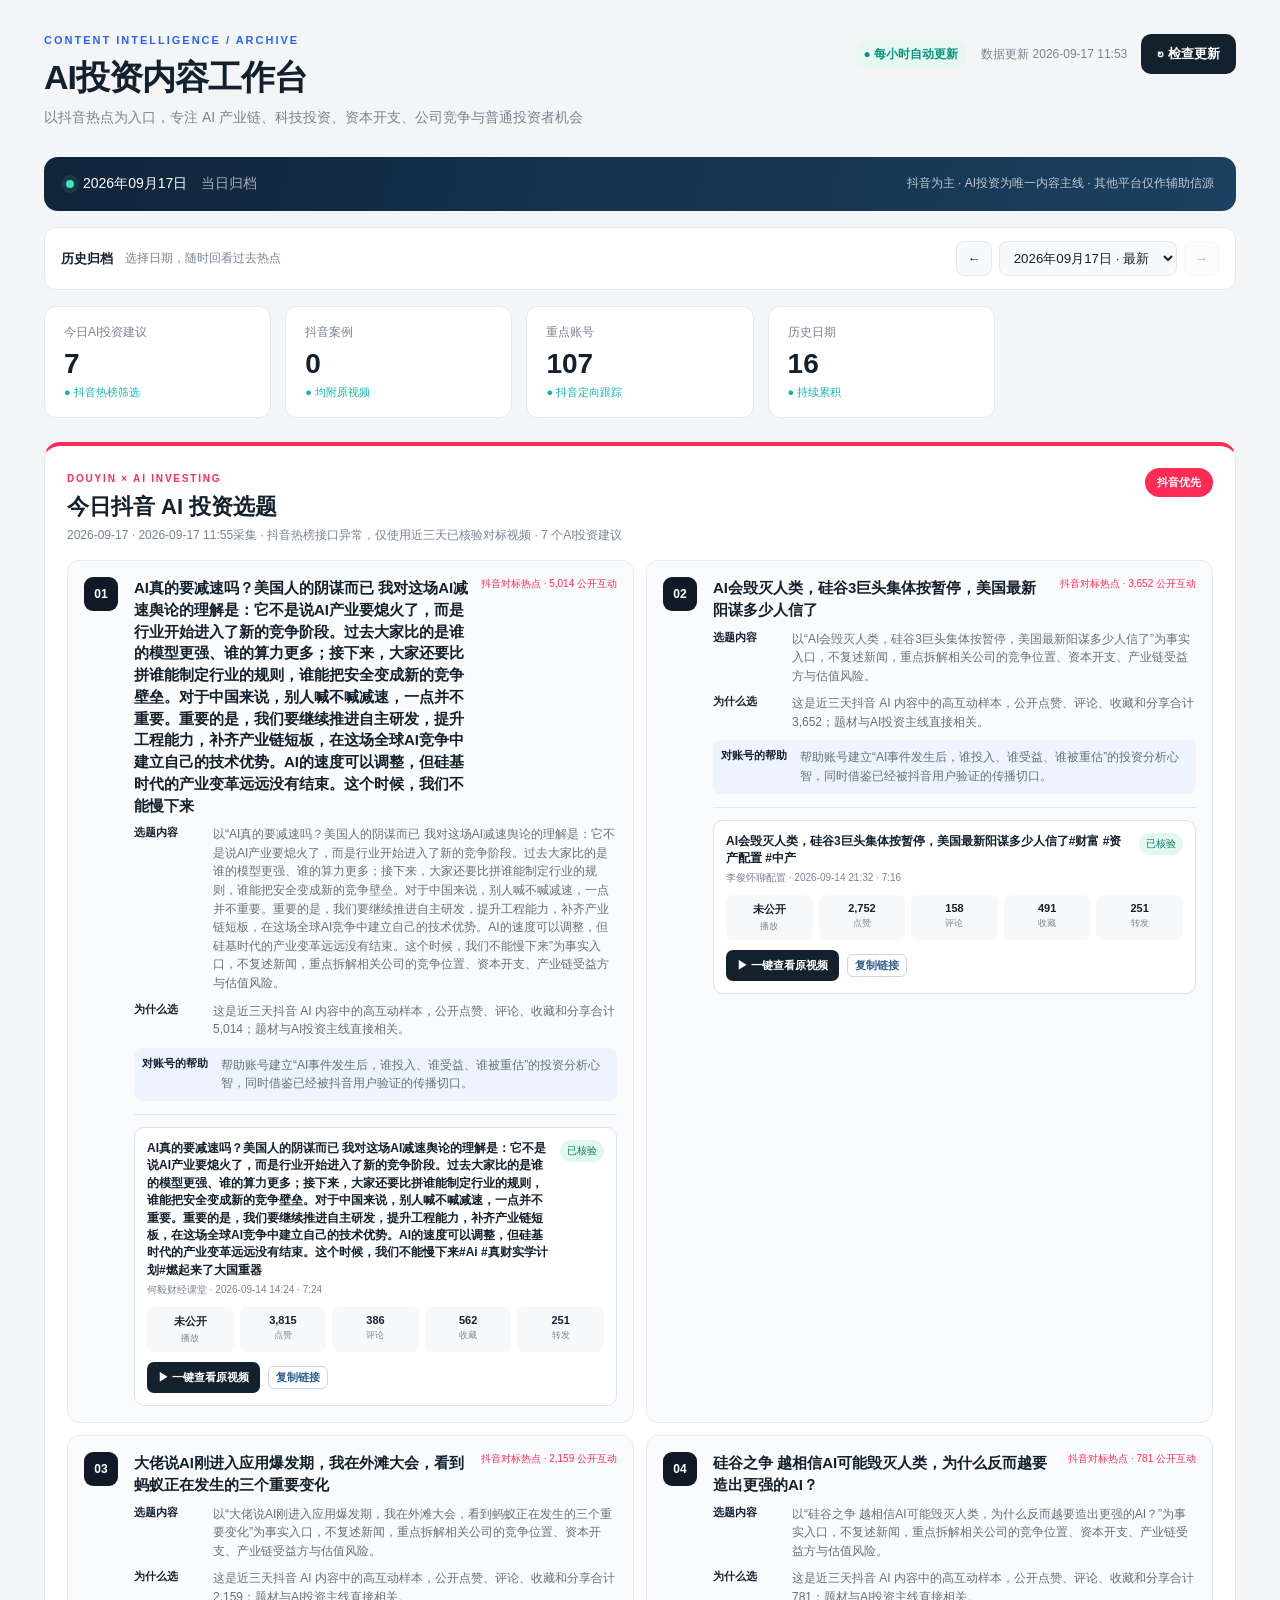
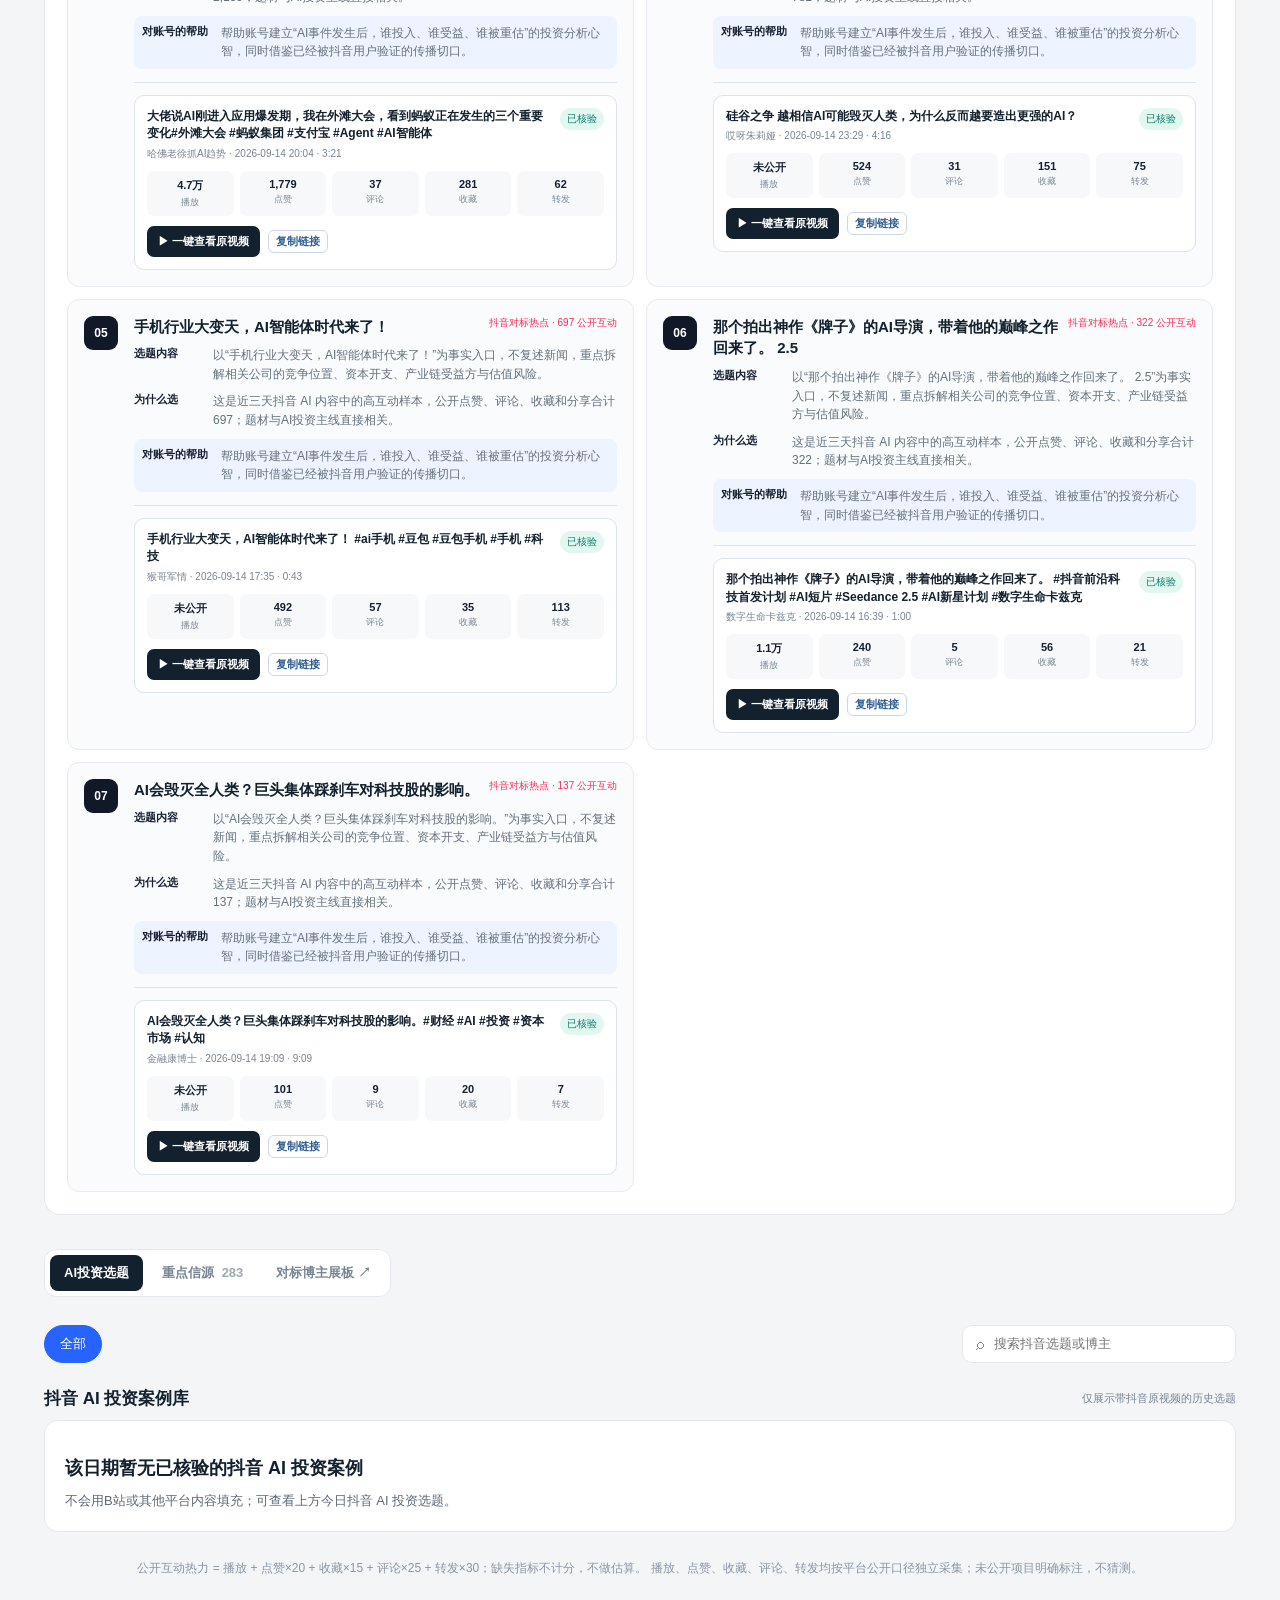
<file: index.html>
<!doctype html>
<html lang="zh-CN">
<head>
  <meta charset="UTF-8" />
  <meta name="viewport" content="width=device-width, initial-scale=1.0" />
  <meta name="description" content="面向AI投资博主的抖音热点选题、产业研究与爆款视频工作台" />
  <title>AI投资内容工作台</title>
  <link rel="stylesheet" href="styles.css" />
  <link rel="stylesheet" href="rank.css" />
  <link rel="stylesheet" href="copy-links.css" />
  <link rel="stylesheet" href="creators.css" />
  <link rel="stylesheet" href="categories.css" />
  <link rel="stylesheet" href="douyin-radar.css" />
  <link rel="stylesheet" href="ai-investment.css" />
  <link rel="stylesheet" href="radar-video.css" />
</head>
<body>
  <main class="shell">
    <header class="topbar">
      <div>
        <div class="eyebrow">CONTENT INTELLIGENCE / ARCHIVE</div>
        <h1>AI投资内容工作台</h1>
        <p class="subtitle">以抖音热点为入口，专注 AI 产业链、科技投资、资本开支、公司竞争与普通投资者机会</p>
      </div>
      <div class="top-actions"><span class="hourly">● 每小时自动更新</span><span id="updateTime"></span><button id="refreshBtn">↻ 检查更新</button></div>
    </header>

    <section class="hero">
      <div><span class="live-dot"></span><span id="dateLabel"></span><span class="muted">　当日归档</span></div>
      <div class="hero-note">抖音为主 · AI投资为唯一内容主线 · 其他平台仅作辅助信源</div>
    </section>

    <section class="date-strip">
      <div class="date-copy"><strong>历史归档</strong><span>选择日期，随时回看过去热点</span></div>
      <div class="date-controls">
        <button id="prevDate" aria-label="查看前一天">←</button>
        <select id="dateSelect" aria-label="选择热点日期"></select>
        <button id="nextDate" aria-label="查看后一天">→</button>
      </div>
    </section>

    <section class="stats" id="stats"></section>

    <section class="douyin-radar" id="douyinRadar">
      <div class="douyin-radar-head">
        <div><span class="douyin-kicker">DOUYIN × AI INVESTING</span><h2>今日抖音 AI 投资选题</h2><p id="douyinRadarMeta">只保留能转化为 AI 产业与投资判断的抖音热点</p></div>
        <span class="douyin-primary">抖音优先</span>
      </div>
      <div class="douyin-topic-list" id="douyinTopicList"></div>
    </section>

    <nav class="view-switch" aria-label="内容视图">
      <button class="view-btn active" type="button" data-view="topics">AI投资选题</button>
      <button class="view-btn" type="button" data-view="creators">重点信源 <span id="creatorCount">282</span></button>
      <a class="view-link" href="benchmark-dashboard.html">对标博主展板 ↗</a>
    </nav>

    <section class="toolbar" id="topicToolbar">
      <div class="tabs" id="tabs"></div>
      <label class="search"><span>⌕</span><input id="search" placeholder="搜索抖音选题或博主" /></label>
    </section>

    <div class="douyin-library-title" id="douyinLibraryTitle"><strong>抖音 AI 投资案例库</strong><span>仅展示带抖音原视频的历史选题</span></div>

    <section class="grid" id="topicGrid"></section>

    <section class="creator-panel" id="creatorPanel" hidden>
      <div class="creator-intro">
        <div><span class="creator-kicker">定向观察池</span><h2>重点博主、播客与访谈</h2><p id="creatorSummary">优先扫描国内重点账号，并追踪华尔街与硅谷的AI对话。</p></div>
        <label class="search creator-search"><span>⌕</span><input id="creatorSearch" placeholder="搜索博主、播客或访谈" /></label>
      </div>
      <div class="creator-tabs" id="creatorTabs"></div>
      <div class="creator-grid" id="creatorGrid"></div>
    </section>
    <footer>播放、点赞、收藏、评论、转发均按平台公开口径独立采集；平台未公开的项目会明确标注“待核验”。</footer>
  </main>

  <div id="copyToast" class="copy-toast" role="status" aria-live="polite" aria-atomic="true" hidden></div>

  <div class="analysis-modal" id="analysisModal" hidden>
    <div class="analysis-backdrop" data-close-analysis></div>
    <section class="analysis-panel" role="dialog" aria-modal="true" aria-labelledby="analysisTitle">
      <header class="analysis-head">
        <div><span class="analysis-kicker">爆款拆解与口播生成</span><h2 id="analysisTitle">文案分析工作台</h2></div>
        <button class="icon-btn" data-close-analysis aria-label="关闭分析面板">×</button>
      </header>
      <div class="analysis-controls">
        <label>目标受众<select id="audienceSelect"></select></label>
        <label>口播字数<select id="durationSelect"><option value="1400" selected>1400字以内</option><option value="1600">1401–1600字</option><option value="1800">1601–1800字</option></select></label>
        <label class="opinion-field">补充个人观点（可选）<textarea id="opinionInput" rows="2" placeholder="例如：我认为真正的机会不在上游，而在能替客户交付结果的应用端"></textarea></label>
        <button class="generate-btn" id="generateBtn">重新分析并生成</button>
      </div>
      <div class="analysis-basis" id="analysisBasis"></div>
      <div class="analysis-output" id="analysisOutput"></div>
      <footer class="analysis-actions"><button id="copyScript">复制口播稿</button><button id="downloadScript">下载 TXT</button><a id="analysisSource" target="_blank" rel="noopener">查看原视频 ↗</a></footer>
    </section>
  </div>
  <script src="data.js"></script>
  <script src="douyin-hot-topics.js"></script>
  <script src="creator-data.js"></script>
  <script src="benchmark-data.js"></script>
  <script src="app.js"></script>
</body>
</html>
</file>
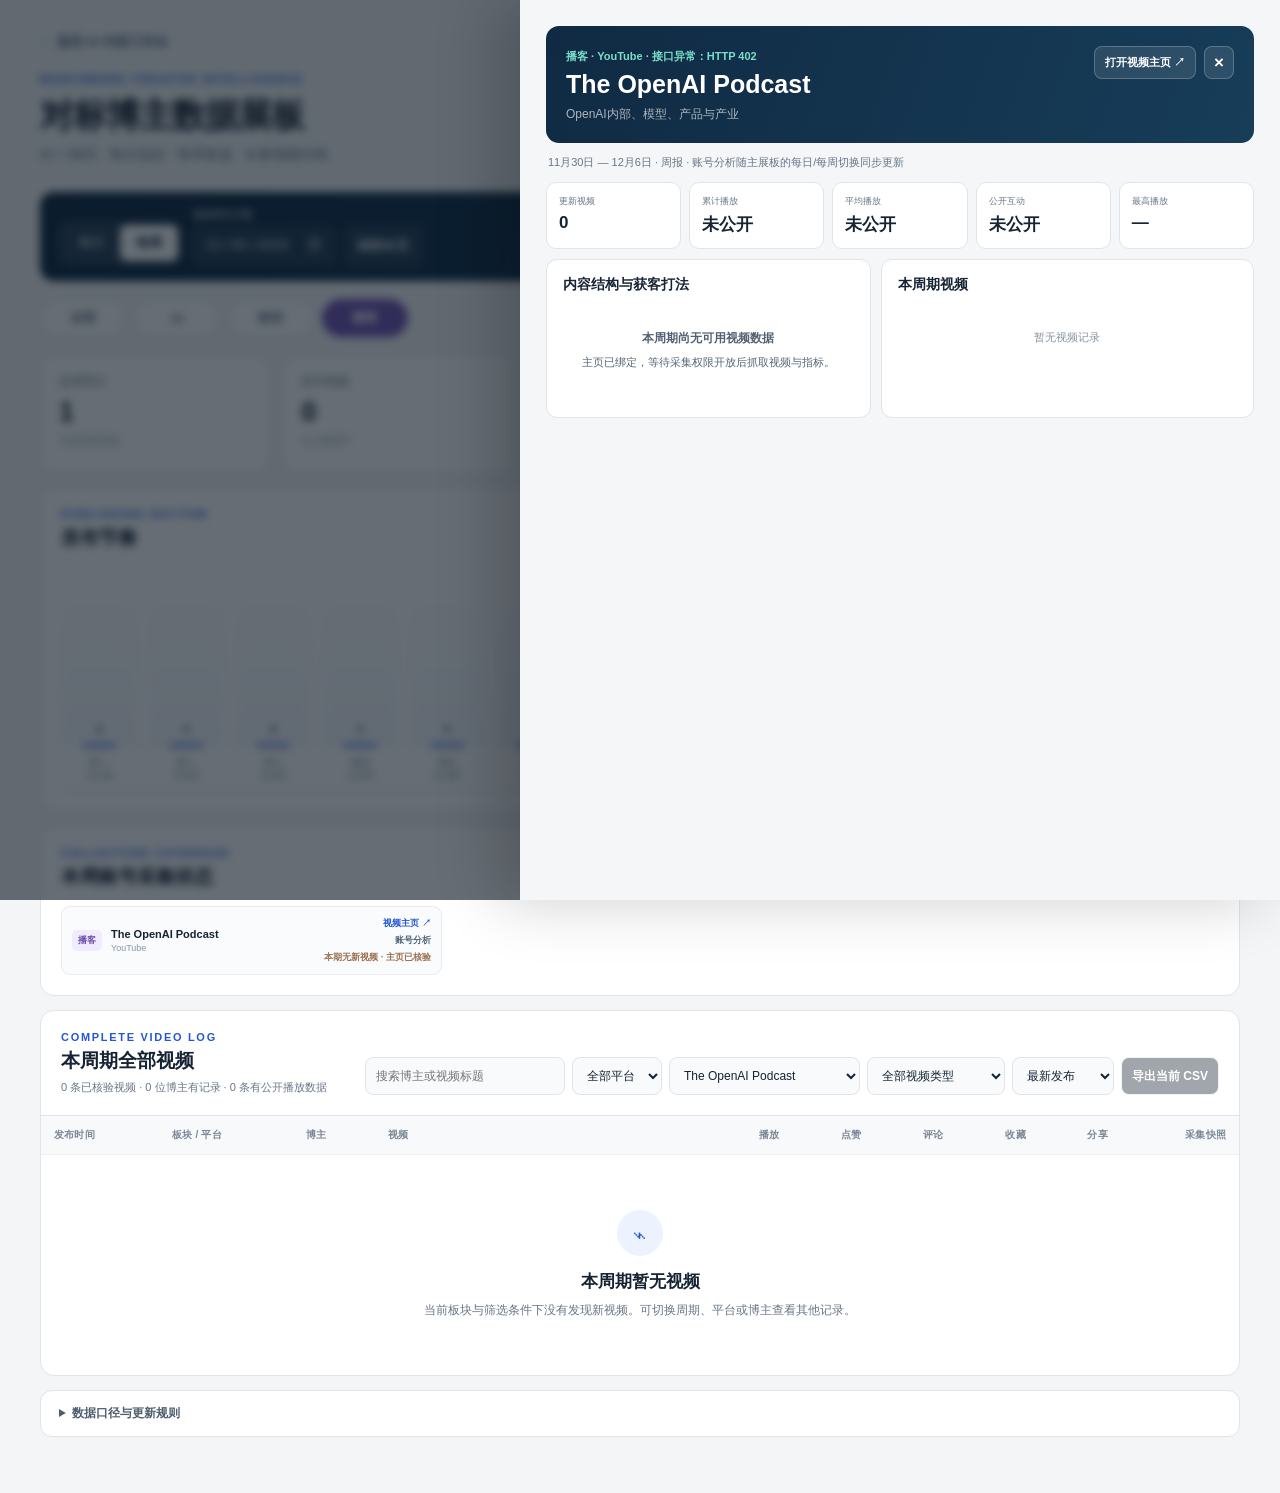
<file: benchmark-dashboard.html>
<!doctype html>
<html lang="zh-CN">
<head>
  <meta charset="UTF-8" />
  <meta name="viewport" content="width=device-width, initial-scale=1.0" />
  <meta name="description" content="AI与财经对标博主每日、每周视频数据监测展板" />
  <title>对标博主数据展板</title>
  <link rel="stylesheet" href="benchmark-dashboard.css" />
</head>
<body>
  <main class="dashboard-shell">
    <header class="dashboard-header">
      <div>
        <a class="back-link" href="index.html">← 返回 AI 内容工作台</a>
        <p class="eyebrow">BENCHMARK CREATOR INTELLIGENCE</p>
        <h1>对标博主数据展板</h1>
        <p class="subtitle">AI × 财经 · 每日追踪 · 每周复盘 · 全量视频归档</p>
      </div>
      <div class="status-card" id="dataStatus" role="status" aria-live="polite"></div>
    </header>

    <section class="control-deck" aria-label="展板筛选">
      <div class="control-primary">
        <div class="segmented" id="periodSwitch" aria-label="统计周期">
          <button type="button" data-period="day">每日</button>
          <button type="button" data-period="week" class="active">每周</button>
        </div>
        <label class="date-field"><span id="dateFieldLabel">选择周内日期</span><input id="anchorDate" type="date" /></label>
        <button class="ghost-button" id="goToday" type="button">回到今天</button>
      </div>
      <div class="period-copy">
        <strong id="periodLabel">—</strong>
        <span id="periodHint">周一至周日，以北京时间统计</span>
      </div>
    </section>

    <nav class="section-tabs" id="sectionTabs" aria-label="名单板块">
      <button type="button" data-section="全部" class="active">全部</button>
      <button type="button" data-section="AI">AI</button>
      <button type="button" data-section="财经">财经</button>
      <button type="button" data-section="播客">播客</button>
    </nav>

    <section class="kpi-grid" id="kpiGrid" aria-label="核心数据"></section>

    <section class="analysis-grid">
      <article class="panel trend-panel">
        <header class="panel-head">
          <div><p class="panel-kicker">PUBLISHING RHYTHM</p><h2>发布节奏</h2></div>
          <span class="panel-note">按北京时间</span>
        </header>
        <div id="dailyTrend" class="bar-chart"></div>
      </article>
      <article class="panel rank-panel">
        <header class="panel-head">
          <div><p class="panel-kicker">CREATOR COMPARISON</p><h2>博主表现对比</h2></div>
          <span class="panel-note">按播放量排序</span>
        </header>
        <div id="creatorRanking" class="rank-list"></div>
      </article>
    </section>

    <section class="panel coverage-panel">
      <header class="panel-head">
        <div><p class="panel-kicker">COLLECTION COVERAGE</p><h2>本周账号采集状态</h2></div>
        <span class="panel-note" id="coverageSummary">—</span>
      </header>
      <div id="coverageList" class="coverage-list"></div>
    </section>

    <section class="panel records-panel">
      <header class="records-head">
        <div>
          <p class="panel-kicker">COMPLETE VIDEO LOG</p>
          <h2>本周期全部视频</h2>
          <p id="recordSummary" class="records-summary">—</p>
        </div>
        <div class="record-actions">
          <label><span class="sr-only">搜索视频</span><input id="videoSearch" type="search" placeholder="搜索博主或视频标题" /></label>
          <label><span class="sr-only">选择平台</span><select id="platformFilter"><option value="全部">全部平台</option></select></label>
          <label><span class="sr-only">选择博主</span><select id="creatorFilter"><option value="全部">全部博主</option></select></label>
          <label><span class="sr-only">选择视频类型</span><select id="typeFilter"><option value="全部">全部视频类型</option></select></label>
          <select id="sortBy" aria-label="排序方式">
            <option value="published-desc">最新发布</option>
            <option value="views-desc">播放量最高</option>
            <option value="engagement-desc">互动量最高</option>
          </select>
          <button id="exportCsv" class="export-button" type="button">导出当前 CSV</button>
        </div>
      </header>
      <div class="table-wrap">
        <table>
          <thead><tr><th>发布时间</th><th>板块 / 平台</th><th>博主</th><th class="title-col">视频</th><th>播放</th><th>点赞</th><th>评论</th><th>收藏</th><th>分享</th><th>采集快照</th></tr></thead>
          <tbody id="videoRows"></tbody>
        </table>
        <div id="emptyState" class="empty-state" hidden>
          <div class="empty-mark">⌁</div>
          <h3 id="emptyTitle">名单尚未导入</h3>
          <p id="emptyCopy">把对标博主名单发给我后，这里会按 AI 与财经两个板块，显示他们在所选周期发布的全部视频、原链接和公开数据快照。</p>
        </div>
      </div>
    </section>

    <details class="methodology">
      <summary>数据口径与更新规则</summary>
      <div class="method-grid">
        <p><strong>时间口径</strong><span>每日按北京时间自然日；每周为周一 00:00 至周日 23:59。</span></p>
        <p><strong>收录口径</strong><span>只收录名单内博主的公开新视频，以平台视频 ID 或标准化链接去重。</span></p>
        <p><strong>指标口径</strong><span>播放、点赞、评论、收藏、分享按平台公开值记录；未公开项显示“未公开”，不推测、不补零。</span></p>
        <p><strong>快照口径</strong><span>每次采集保留时间戳与历史指标，周报优先展示周期结束后的最新有效快照。</span></p>
      </div>
    </details>
  </main>
  <div id="toast" class="toast" role="status" aria-live="polite" hidden></div>
  <div id="creatorAnalysisModal" class="creator-modal" hidden>
    <div class="creator-modal-backdrop" data-close-creator></div>
    <section class="creator-modal-panel" role="dialog" aria-modal="true" aria-labelledby="creatorAnalysisName">
      <header class="creator-modal-head">
        <div>
          <span class="creator-modal-kicker" id="creatorAnalysisMeta">账号分析</span>
          <h2 id="creatorAnalysisName">—</h2>
          <p id="creatorAnalysisFocus"></p>
        </div>
        <div class="creator-modal-actions">
          <a id="creatorProfileLink" target="_blank" rel="noopener">打开视频主页 ↗</a>
          <button type="button" data-close-creator aria-label="关闭账号分析">×</button>
        </div>
      </header>
      <div class="creator-period-note" id="creatorPeriodNote"></div>
      <div class="creator-kpis" id="creatorKpis"></div>
      <div class="creator-analysis-grid">
        <article><h3>内容结构与获客打法</h3><div id="creatorContentAnalysis"></div></article>
        <article><h3>本周期视频</h3><div id="creatorVideoList"></div></article>
      </div>
    </section>
  </div>
  <script src="benchmark-data.js"></script>
  <script src="benchmark-dashboard.js"></script>
</body>
</html>
</file>
<file: styles.css>
:root{--bg:#f3f5f7;--ink:#13202d;--muted:#788493;--line:#e5e9ee;--card:#fff;--blue:#2764ff;--cyan:#11b8aa;--orange:#ef8b45;--shadow:0 12px 32px rgba(24,43,66,.08)}
*{box-sizing:border-box}body{margin:0;background:var(--bg);color:var(--ink);font-family:Inter,"PingFang SC","Microsoft YaHei",sans-serif}.shell{max-width:1460px;margin:auto;padding:34px 44px 54px}.topbar{display:flex;justify-content:space-between;gap:28px;align-items:flex-start}.eyebrow{font-size:11px;letter-spacing:2px;color:var(--blue);font-weight:800}.topbar h1{font-size:34px;letter-spacing:-1px;margin:9px 0 8px}.subtitle{margin:0;color:var(--muted);font-size:14px}.top-actions{display:flex;align-items:center;gap:14px;color:var(--muted);font-size:12px}.top-actions button{border:0;background:var(--ink);color:#fff;padding:11px 16px;border-radius:10px;cursor:pointer;font-weight:700}.hero{margin-top:30px;background:linear-gradient(105deg,#10243a,#1b4160);color:#fff;padding:18px 22px;border-radius:14px;display:flex;justify-content:space-between;font-size:14px}.live-dot{display:inline-block;width:8px;height:8px;border-radius:50%;background:#48e0b7;margin-right:9px;box-shadow:0 0 0 5px rgba(72,224,183,.11)}.muted{opacity:.62}.hero-note{font-size:12px;opacity:.72}.date-strip{margin:16px 0;display:flex;align-items:center;justify-content:space-between;background:#fff;border:1px solid var(--line);border-radius:12px;padding:13px 16px}.date-copy{display:flex;align-items:center;gap:12px}.date-copy strong{font-size:13px}.date-copy span{font-size:12px;color:var(--muted)}.date-controls{display:flex;gap:7px}.date-controls button,.date-controls select{border:1px solid var(--line);background:#f8f9fb;border-radius:8px;padding:8px 10px;color:var(--ink)}.date-controls button{cursor:pointer}.date-controls button:disabled{opacity:.35;cursor:not-allowed}.stats{display:grid;grid-template-columns:repeat(4,1fr);gap:14px;margin:16px 0}.stat{background:var(--card);border:1px solid var(--line);border-radius:12px;padding:17px 19px}.stat-label{color:var(--muted);font-size:12px}.stat-value{font-size:28px;font-weight:800;margin-top:7px}.stat-trend{font-size:11px;color:var(--cyan);margin-top:5px}.toolbar{display:flex;justify-content:space-between;align-items:center;margin:28px 0 18px}.tabs{display:flex;gap:8px;flex-wrap:wrap}.tab{border:1px solid var(--line);background:#fff;color:var(--muted);padding:9px 15px;border-radius:999px;cursor:pointer;font-size:13px}.tab.active{background:var(--blue);border-color:var(--blue);color:#fff}.search{background:#fff;border:1px solid var(--line);border-radius:10px;padding:9px 13px;display:flex;gap:8px;align-items:center;color:var(--muted)}.search input{border:0;outline:0;width:230px;font-size:13px}.grid{display:grid;grid-template-columns:repeat(2,1fr);gap:16px}.card{background:var(--card);border:1px solid var(--line);border-radius:14px;padding:20px;display:flex;flex-direction:column;transition:.2s}.card:hover{transform:translateY(-2px);box-shadow:var(--shadow)}.card-head{display:flex;justify-content:space-between;align-items:center}.tag{font-size:11px;font-weight:800;padding:5px 8px;border-radius:6px}.tag.财经{background:#fff0e8;color:#c86526}.tag.科技{background:#e9f0ff;color:#3262d8}.tag.社会{background:#e7f8f3;color:#118b79}.tag.国际时政{background:#f1eaff;color:#7251b2}.score{font-size:12px;color:var(--orange);font-weight:800}.card h2{font-size:18px;line-height:1.4;margin:15px 0 9px}.hook{font-size:13px;line-height:1.65;color:#5d6977;margin:0}.meta{display:flex;gap:7px;flex-wrap:wrap;margin-top:15px}.pill{font-size:11px;color:#647180;background:#f5f7f9;border-radius:5px;padding:5px 7px;text-decoration:none}.pill.warn{color:#a56b21;background:#fff7e8}.pill.ok{color:#0f866f;background:#e8f7f2}.pill.source{color:#315fd0;background:#edf2ff}.videos{display:grid;gap:8px;border-top:1px solid var(--line);margin-top:15px;padding-top:13px}.video{display:grid;grid-template-columns:34px 1fr auto;align-items:center;gap:10px;padding:10px;border-radius:10px;background:#f7f9fb;text-decoration:none;color:var(--ink);border:1px solid transparent}.video:hover{border-color:#ccdafd;background:#f1f5ff}.play{width:30px;height:30px;display:grid;place-items:center;background:var(--blue);color:#fff;border-radius:50%;font-size:10px}.video-main strong{display:block;font-size:12px;line-height:1.4}.video-main span{display:block;color:var(--muted);font-size:10px;margin-top:4px}.video-metric{text-align:right}.video-metric b{display:block;font-size:13px}.video-metric span{display:block;font-size:9px;color:var(--muted);margin-top:3px}.empty-video{border-top:1px solid var(--line);margin-top:15px;padding-top:12px;color:#a0a8b2;font-size:11px}.card.empty{grid-column:1/-1}footer{color:#8b96a2;font-size:12px;margin-top:28px;text-align:center}@media(max-width:900px){.shell{padding:26px 20px}.grid{grid-template-columns:1fr}.stats{grid-template-columns:repeat(2,1fr)}}@media(max-width:620px){.topbar,.hero,.toolbar,.date-strip{display:block}.top-actions{margin-top:18px}.hero-note,.date-controls{margin-top:10px}.date-controls{display:grid;grid-template-columns:auto 1fr auto}.stats{gap:8px}.stat{padding:14px}.stat-value{font-size:23px}.search{margin-top:14px}.search input{width:100%}.video{grid-template-columns:30px 1fr}.video-metric{grid-column:2;text-align:left;display:flex;gap:6px;align-items:center}}
</file>
<file: rank.css>
.card-head{gap:12px}
.head-left{display:flex;align-items:center;gap:7px;flex-wrap:wrap}
.rank{font-size:10px;font-weight:800;padding:5px 7px;border-radius:6px;background:#edf0f4;color:#596574}
.rank-1{background:#fff1d5;color:#a86700}
.rank-2{background:#edf1f6;color:#596576}
.rank-3{background:#fff0e8;color:#ac6237}
.ai-focus{font-size:10px;font-weight:900;padding:5px 7px;border-radius:6px;background:#111d32;color:#7ee7ff;letter-spacing:.3px}
.hourly{color:#0b947b;font-weight:800;background:#e7f8f3;padding:6px 9px;border-radius:999px;white-space:nowrap}
.video{grid-template-columns:minmax(220px,1.25fr) minmax(300px,1fr) auto}
.video-lead{display:grid;grid-template-columns:34px 1fr;align-items:center;gap:10px;min-width:0}
.video-main{min-width:0}
.video-metrics{display:grid;grid-template-columns:repeat(5,minmax(48px,1fr));gap:5px}
.video-metric{text-align:center;background:#fff;border:1px solid #e7ebf0;border-radius:7px;padding:7px 4px}
.video-metric b{font-size:12px;white-space:nowrap}
.video-metric.pending b{font-size:10px;color:#9aa3ad;font-weight:600}
.video-lead{text-decoration:none;color:inherit}.video-link{font-size:10px;color:var(--blue);font-weight:700;white-space:nowrap;text-decoration:none}.video-actions{display:grid;gap:6px;justify-items:end}.analyze-btn{border:0;border-radius:7px;background:#173f66;color:#fff;padding:7px 9px;font-size:10px;font-weight:800;cursor:pointer;white-space:nowrap}.analyze-btn:hover{background:#245b8d}
.platform-badge{display:inline-block;margin-right:6px;padding:2px 5px;border-radius:4px;background:#e9f0ff;color:#315fd0;font-size:9px;font-style:normal;font-weight:800}
.analysis-modal[hidden]{display:none}.analysis-modal{position:fixed;inset:0;z-index:1000;display:grid;justify-items:end}.analysis-backdrop{position:absolute;inset:0;background:rgba(7,18,30,.56);backdrop-filter:blur(3px)}.analysis-panel{position:relative;width:min(880px,94vw);height:100%;overflow:auto;background:#f5f7fa;box-shadow:-20px 0 60px rgba(0,0,0,.22);padding:26px}.analysis-head{display:flex;justify-content:space-between;align-items:flex-start;gap:20px}.analysis-head h2{font-size:24px;line-height:1.35;margin:6px 0 0}.analysis-kicker{font-size:10px;letter-spacing:1.6px;color:var(--blue);font-weight:900}.icon-btn{border:1px solid var(--line);background:#fff;border-radius:50%;width:36px;height:36px;font-size:22px;cursor:pointer}.analysis-controls{display:grid;grid-template-columns:1fr 1fr auto;gap:10px;margin:22px 0 12px}.analysis-controls label{display:grid;gap:6px;font-size:11px;color:var(--muted);font-weight:700}.analysis-controls select,.analysis-controls textarea{border:1px solid var(--line);background:#fff;border-radius:9px;padding:10px;color:var(--ink);font:inherit;resize:vertical}.opinion-field{grid-column:1/3}.generate-btn{grid-column:3;grid-row:1/3;border:0;background:var(--blue);color:#fff;border-radius:10px;padding:0 17px;font-weight:800;cursor:pointer}.analysis-basis{font-size:11px;line-height:1.55;color:#788391;background:#edf1f5;border-radius:8px;padding:10px 12px}.analysis-grid{display:grid;grid-template-columns:1fr 1fr;gap:12px;margin-top:14px}.analysis-grid section,.script-box{background:#fff;border:1px solid var(--line);border-radius:12px;padding:16px}.analysis-output h3{font-size:13px;margin:0 0 10px}.analysis-output p,.analysis-output li{font-size:12px;line-height:1.7;color:#536171}.analysis-output ol{padding-left:19px;margin:0}.script-box{margin-top:12px}.script-box pre{margin:0;white-space:pre-wrap;font-family:inherit;font-size:13px;line-height:1.9;color:#25364a}.analysis-actions{position:sticky;bottom:-26px;margin:18px -26px -26px;padding:14px 26px;background:rgba(255,255,255,.96);border-top:1px solid var(--line);display:flex;gap:9px;align-items:center}.analysis-actions button,.analysis-actions a{border:1px solid var(--line);border-radius:8px;background:#fff;color:var(--ink);padding:9px 12px;font-size:11px;font-weight:800;text-decoration:none;cursor:pointer}.analysis-actions button:first-child{background:var(--ink);color:#fff;border-color:var(--ink)}.modal-open{overflow:hidden}
@media(max-width:1120px){.video{grid-template-columns:1fr}.video-actions{display:flex;justify-content:flex-end;align-items:center}}
@media(max-width:620px){.video-metrics{grid-template-columns:repeat(5,minmax(0,1fr));gap:3px}.video-metric{padding:6px 2px}.video-metric b{font-size:10px}.video-metric.pending b{font-size:9px}.video-actions{justify-content:space-between}.analysis-panel{width:100vw;padding:20px}.analysis-controls,.analysis-grid{grid-template-columns:1fr}.opinion-field,.generate-btn{grid-column:1;grid-row:auto}.generate-btn{padding:12px}.analysis-actions{bottom:-20px;margin:18px -20px -20px;padding:12px 20px;flex-wrap:wrap}}
</file>
<file: copy-links.css>
.source-actions,
.link-actions {
  display: inline-flex;
  align-items: center;
  gap: 7px;
}

.link-actions {
  justify-content: flex-end;
}

.copy-link-btn {
  border: 1px solid #cbd7e6;
  border-radius: 6px;
  background: #fff;
  color: #315f91;
  padding: 5px 7px;
  font: inherit;
  font-size: 10px;
  font-weight: 800;
  line-height: 1;
  cursor: pointer;
  white-space: nowrap;
}

.copy-link-btn:hover {
  border-color: #8eacd0;
  background: #edf4fc;
}

.copy-link-btn:focus-visible {
  outline: 2px solid var(--blue);
  outline-offset: 2px;
}

.copy-toast {
  position: fixed;
  right: 22px;
  bottom: 22px;
  z-index: 80;
  background: #123f37;
  color: #fff;
  border-radius: 10px;
  padding: 11px 15px;
  box-shadow: 0 10px 28px rgba(18, 32, 45, .22);
  font-size: 13px;
  font-weight: 700;
}

.copy-toast.error {
  background: #9c3f34;
}

@media (max-width: 620px) {
  .copy-toast {
    left: 16px;
    right: 16px;
    bottom: 16px;
    text-align: center;
  }
}
</file>
<file: creators.css>
.view-switch {
  display: inline-flex;
  gap: 5px;
  padding: 5px;
  margin-top: 10px;
  border: 1px solid var(--line);
  border-radius: 12px;
  background: #fff;
}

.view-btn,
.view-link,
.creator-tab {
  border: 0;
  border-radius: 8px;
  background: transparent;
  color: var(--muted);
  padding: 9px 14px;
  font-size: 13px;
  font-weight: 700;
  cursor: pointer;
}

.view-link {
  text-decoration: none;
}

.view-btn.active,
.creator-tab.active {
  background: var(--ink);
  color: #fff;
}

.view-btn span {
  margin-left: 4px;
  opacity: .7;
}

.creator-panel {
  margin-top: 22px;
}

.creator-intro {
  display: flex;
  align-items: flex-end;
  justify-content: space-between;
  gap: 20px;
  padding: 21px 22px;
  border-radius: 14px;
  background: linear-gradient(110deg, #122a42, #183f5f);
  color: #fff;
}

.creator-kicker {
  color: #70e0c5;
  font-size: 11px;
  font-weight: 800;
  letter-spacing: 1.5px;
}

.creator-intro h2 {
  margin: 6px 0 5px;
  font-size: 24px;
}

.creator-intro p {
  margin: 0;
  color: rgba(255,255,255,.65);
  font-size: 13px;
}

.creator-search {
  flex: 0 0 auto;
}

.creator-tabs {
  display: flex;
  gap: 6px;
  margin: 16px 0 12px;
}

.creator-tab {
  border: 1px solid var(--line);
  background: #fff;
}

.creator-tab.active {
  border-color: var(--blue);
  background: var(--blue);
}

.creator-grid {
  display: grid;
  grid-template-columns: repeat(4, minmax(0, 1fr));
  gap: 10px;
}

.creator-card {
  display: grid;
  grid-template-columns: 40px minmax(0, 1fr) auto;
  align-items: center;
  gap: 10px;
  min-width: 0;
  padding: 13px;
  border: 1px solid var(--line);
  border-radius: 11px;
  background: #fff;
}

.creator-avatar {
  display: grid;
  width: 40px;
  height: 40px;
  place-items: center;
  border-radius: 50%;
  background: linear-gradient(145deg, #e8efff, #dce9f4);
  color: #284f78;
  font-size: 16px;
  font-weight: 900;
}

.creator-main {
  min-width: 0;
}

.creator-main h3 {
  overflow: hidden;
  margin: 0 0 6px;
  font-size: 14px;
  line-height: 1.3;
  text-overflow: ellipsis;
  white-space: nowrap;
}

.creator-main p {
  display: flex;
  gap: 5px;
  margin: 0;
}

.creator-platform,
.monitor-badge,
.review-badge,
.watch-badge {
  border-radius: 5px;
  padding: 3px 5px;
  font-size: 9px;
  font-style: normal;
  font-weight: 800;
}

.creator-platform.douyin { background: #edf0f4; color: #222b36; }
.creator-platform.channels { background: #e8f7f2; color: #0f806d; }
.creator-platform.podcast { background: #f1eaff; color: #6947a5; }
.creator-platform.person { background: #fff0dc; color: #9a581b; }
.monitor-badge { background: #eef3ff; color: #4168bb; }
.review-badge { background: #fff3df; color: #a96b16; }
.watch-badge { margin-right: 5px; background: #fff0dc; color: #a65c16; }

.copy-name-btn {
  border: 1px solid var(--line);
  border-radius: 7px;
  background: #f7f9fb;
  color: #526275;
  padding: 7px;
  font-size: 10px;
  font-weight: 700;
  cursor: pointer;
}

.copy-name-btn:hover { border-color: #aebfd2; background: #eef4fa; }
.creator-actions { display: grid; justify-items: end; gap: 6px; }
.creator-open { color: var(--blue); font-size: 10px; font-weight: 800; text-decoration: none; }
.podcast-card { grid-template-columns: 40px minmax(0, 1fr) auto; border-color: #e2d9f3; }
.podcast-card .creator-avatar { background: linear-gradient(145deg, #f0eaff, #e4dcf4); color: #66459d; }
.podcast-focus { margin: -1px 0 7px; color: #7b8490; font-size: 10px; line-height: 1.35; }
.watched-video { border-color: #f0d4ad; background: #fffaf3; }
.creator-empty { grid-column: 1 / -1; padding: 30px; text-align: center; color: var(--muted); }
.stats { grid-template-columns: repeat(5, 1fr); }

@media (max-width: 1180px) {
  .creator-grid { grid-template-columns: repeat(3, minmax(0, 1fr)); }
}

@media (max-width: 900px) {
  .stats { grid-template-columns: repeat(2, 1fr); }
  .creator-grid { grid-template-columns: repeat(2, minmax(0, 1fr)); }
}

@media (max-width: 620px) {
  .view-switch { display: flex; }
  .view-btn, .view-link { flex: 1; text-align: center; }
  .creator-intro { display: block; }
  .creator-search { margin-top: 14px; }
  .creator-tabs { overflow-x: auto; }
  .creator-grid { grid-template-columns: 1fr; }
}

.creator-grid { grid-template-columns: repeat(3, minmax(0, 1fr)); }
.rich-creator { align-items: start; min-height: 150px; padding: 15px; }
.rich-creator .creator-actions { min-width: 74px; }
.creator-open.primary { border: 1px solid #b9caef; border-radius: 7px; background: #edf2ff; padding: 6px 8px; }
.creator-open.disabled { color: #a2aab4; cursor: not-allowed; }
.monitor-badge.verified { background: #e4f7f1; color: #087a67; }
.account-analysis { grid-column: 1 / -1; margin-top: 11px; border-top: 1px solid var(--line); padding-top: 9px; }
.account-analysis summary { cursor: pointer; color: var(--blue); font-size: 11px; font-weight: 800; }
.account-analysis > p { margin: 9px 0 0; color: #7b8794; font-size: 10px; line-height: 1.55; }
.account-kpis { display: grid; grid-template-columns: repeat(3, 1fr); gap: 5px; margin-top: 9px; }
.account-kpis span { border-radius: 6px; background: #f4f7fa; color: #778493; padding: 7px; font-size: 8px; }
.account-kpis b { display: block; overflow: hidden; margin-bottom: 3px; color: var(--ink); font-size: 12px; text-overflow: ellipsis; }
.account-themes { display: flex; flex-wrap: wrap; gap: 4px; margin-top: 8px; }
.account-themes span { border-radius: 4px; background: #edf2ff; color: #4567ac; padding: 4px 5px; font-size: 8px; }
.account-videos { display: grid; gap: 5px; margin-top: 8px; }
.account-videos a { display: block; border-radius: 6px; background: #f7f9fb; color: var(--ink); padding: 7px; text-decoration: none; }
.account-videos strong, .account-videos span { display: block; }
.account-videos strong { overflow: hidden; font-size: 10px; line-height: 1.4; text-overflow: ellipsis; white-space: nowrap; }
.account-videos span { margin-top: 3px; color: #87919c; font-size: 8px; }
.deep-analysis { display: inline-block; margin-top: 9px; color: var(--blue); font-size: 10px; font-weight: 800; text-decoration: none; }

@media (max-width: 1180px) { .creator-grid { grid-template-columns: repeat(2, minmax(0, 1fr)); } }
@media (max-width: 680px) { .creator-grid { grid-template-columns: 1fr; } .rich-creator { min-height: 0; } }
</file>
<file: categories.css>
.tag.金融 {
  background: #e8f5ff;
  color: #176a9b;
}

.tag.股市投资 {
  background: #fff1f2;
  color: #b4233f;
}
</file>
<file: douyin-radar.css>
.douyin-radar{margin:24px 0;background:#fff;border:1px solid #e5e9ee;border-radius:16px;padding:22px}.douyin-radar-head{display:flex;justify-content:space-between;gap:20px;align-items:flex-start;margin-bottom:16px}.douyin-kicker{font-size:10px;letter-spacing:1.8px;font-weight:800;color:#fe2c55}.douyin-radar h2{margin:6px 0 5px;font-size:22px}.douyin-radar-head p{margin:0;color:#788493;font-size:12px}.douyin-primary{color:#fff;background:#fe2c55;border-radius:999px;padding:7px 12px;font-size:11px;font-weight:800}.douyin-topic-list{display:grid;grid-template-columns:repeat(2,minmax(0,1fr));gap:12px}.douyin-pick{display:grid;grid-template-columns:38px 1fr;gap:12px;padding:16px;border:1px solid #e8ebef;border-radius:12px;background:#fafbfc}.douyin-pick-rank{width:34px;height:34px;border-radius:9px;background:#111827;color:#fff;display:grid;place-items:center;font-weight:800;font-size:12px}.douyin-pick-title{display:flex;justify-content:space-between;gap:10px;align-items:flex-start}.douyin-pick-title h3{font-size:15px;line-height:1.45;margin:0}.douyin-pick-title span{white-space:nowrap;font-size:10px;color:#fe2c55}.douyin-answer{display:grid;grid-template-columns:72px 1fr;gap:7px;margin-top:9px}.douyin-answer strong{font-size:11px;color:#44505e}.douyin-answer p{font-size:12px;line-height:1.55;color:#65717e;margin:0}.douyin-answer.benefit{background:#edf7ff;border-radius:8px;padding:8px}.douyin-pick a{display:inline-block;margin-top:10px;color:#2764ff;font-size:11px;text-decoration:none;font-weight:700}.douyin-empty{grid-column:1/-1;color:#8b96a2;padding:18px;text-align:center}@media(max-width:900px){.douyin-topic-list{grid-template-columns:1fr}}@media(max-width:620px){.douyin-radar{padding:16px}.douyin-radar-head{display:block}.douyin-primary{display:inline-block;margin-top:10px}.douyin-pick-title{display:block}.douyin-pick-title span{display:block;margin-top:4px}.douyin-answer{grid-template-columns:1fr;gap:3px}}
</file>
<file: ai-investment.css>
.douyin-library-title{display:flex;justify-content:space-between;align-items:center;margin:24px 0 10px}.douyin-library-title strong{font-size:17px}.douyin-library-title span{font-size:11px;color:#788493}.douyin-radar{border-top:4px solid #fe2c55}.douyin-answer strong{color:#172033}.douyin-answer.benefit{background:#eef4ff}@media(max-width:620px){.douyin-library-title{display:block}.douyin-library-title span{display:block;margin-top:5px}}
</file>
<file: radar-video.css>
.radar-videos{margin-top:13px;padding-top:12px;border-top:1px solid #dfe5ed}.radar-video{background:#fff;border:1px solid #dce3ec;border-radius:10px;padding:12px}.radar-video-head{display:flex;justify-content:space-between;gap:12px}.radar-video-head strong{display:block;font-size:12px;line-height:1.45}.radar-video-head span{display:block;margin-top:4px;color:#788493;font-size:10px}.radar-video-head .verified-chip{align-self:flex-start;margin:0;color:#087c68;background:#e3f7f1;padding:4px 7px;border-radius:999px;white-space:nowrap}.radar-metrics{display:grid;grid-template-columns:repeat(5,minmax(0,1fr));gap:6px;margin-top:10px}.radar-metrics span{background:#f6f8fa;border-radius:7px;padding:7px 5px;text-align:center;color:#7c8794;font-size:9px}.radar-metrics b{display:block;color:#172033;font-size:11px;margin-bottom:3px}.radar-video-actions{display:flex;gap:8px;align-items:center;margin-top:10px}.radar-video-actions a,.radar-video-actions button{font-size:11px}.watch-now{display:inline-flex!important;margin:0!important;background:#13202d;color:#fff!important;padding:8px 11px;border-radius:7px}.radar-video-pending{display:flex;justify-content:space-between;align-items:center;margin-top:13px;padding:10px 12px;border:1px dashed #d4dce7;border-radius:9px;color:#8a94a1;font-size:11px}.radar-video-pending a{margin:0!important}@media(max-width:620px){.radar-metrics{grid-template-columns:repeat(3,1fr)}.radar-video-head{display:block}.radar-video-head .verified-chip{display:inline-block;margin-top:7px}.radar-video-actions{flex-wrap:wrap}}
</file>
<file: benchmark-dashboard.css>
:root{--bg:#f3f5f7;--card:#fff;--ink:#162334;--muted:#687587;--line:#dfe5eb;--navy:#102a43;--blue:#2457d6;--cyan:#17a68f;--orange:#dd762f;--ai:#3f65e8;--finance:#d8782d;--shadow:0 16px 42px rgba(18,42,67,.08)}
*{box-sizing:border-box}body{margin:0;background:var(--bg);color:var(--ink);font-family:Inter,"PingFang SC","Microsoft YaHei",sans-serif;font-size:16px}.dashboard-shell{max-width:1500px;margin:0 auto;padding:32px 40px 56px}.dashboard-header{display:flex;justify-content:space-between;align-items:flex-start;gap:24px}.back-link{display:inline-block;margin-bottom:22px;color:#52677f;font-size:13px;font-weight:700;text-decoration:none}.back-link:hover{color:var(--blue)}.eyebrow,.panel-kicker{margin:0;color:var(--blue);font-size:11px;font-weight:900;letter-spacing:1.7px}.dashboard-header h1{margin:8px 0 7px;font-size:34px;letter-spacing:-1px}.subtitle{margin:0;color:var(--muted);font-size:14px}.status-card{min-width:250px;border:1px solid var(--line);border-radius:12px;background:#fff;padding:14px 16px;font-size:12px;color:var(--muted)}.status-card strong{display:block;margin-bottom:5px;color:var(--ink);font-size:13px}.status-dot{display:inline-block;width:8px;height:8px;margin-right:7px;border-radius:50%;background:#e0a13b}.status-dot.ready{background:var(--cyan)}
.control-deck{display:flex;justify-content:space-between;align-items:center;gap:20px;margin-top:28px;padding:16px 18px;border-radius:14px;background:linear-gradient(110deg,#102a43,#173d59);color:#fff}.control-primary{display:flex;align-items:end;gap:10px}.segmented{display:flex;padding:4px;border-radius:10px;background:rgba(255,255,255,.11)}.segmented button{border:0;border-radius:7px;background:transparent;color:rgba(255,255,255,.65);padding:9px 16px;font-weight:800;cursor:pointer}.segmented button.active{background:#fff;color:var(--navy)}.date-field{display:grid;gap:5px;color:rgba(255,255,255,.64);font-size:10px;font-weight:700}.date-field input,.ghost-button{height:38px;border:1px solid rgba(255,255,255,.18);border-radius:8px;background:rgba(255,255,255,.08);color:#fff;padding:0 11px}.date-field input{color-scheme:dark}.ghost-button{cursor:pointer;font-weight:700}.period-copy{text-align:right}.period-copy strong,.period-copy span{display:block}.period-copy strong{font-size:16px}.period-copy span{margin-top:5px;color:rgba(255,255,255,.57);font-size:11px}
.section-tabs{display:flex;gap:8px;margin:18px 0}.section-tabs button{min-width:86px;border:1px solid var(--line);border-radius:999px;background:#fff;color:var(--muted);padding:9px 18px;font-size:13px;font-weight:800;cursor:pointer}.section-tabs button.active{border-color:var(--blue);background:var(--blue);color:#fff}.section-tabs button[data-section="AI"].active{background:var(--ai)}.section-tabs button[data-section="财经"].active{border-color:var(--finance);background:var(--finance)}
.kpi-grid{display:grid;grid-template-columns:repeat(5,minmax(0,1fr));gap:12px}.kpi-card{min-width:0;border:1px solid var(--line);border-radius:13px;background:#fff;padding:17px 18px}.kpi-label{color:var(--muted);font-size:12px}.kpi-value{overflow:hidden;margin-top:7px;font-size:27px;font-weight:900;letter-spacing:-.5px;text-overflow:ellipsis;white-space:nowrap}.kpi-foot{min-height:16px;margin-top:6px;color:#8a95a2;font-size:10px}.kpi-foot.up{color:var(--cyan)}.kpi-foot.down{color:#cf674d}
.analysis-grid{display:grid;grid-template-columns:1.08fr .92fr;gap:14px;margin-top:14px}.panel{border:1px solid var(--line);border-radius:14px;background:#fff}.trend-panel,.rank-panel{min-height:314px;padding:20px}.panel-head,.records-head{display:flex;justify-content:space-between;gap:18px}.panel-head{align-items:flex-start}.panel-head h2,.records-head h2{margin:5px 0 0;font-size:19px}.panel-note{color:#8a95a2;font-size:10px}.bar-chart{display:grid;grid-template-columns:repeat(7,minmax(34px,1fr));align-items:end;gap:10px;height:222px;margin-top:18px;padding-top:16px;border-bottom:1px solid var(--line)}.bar-column{display:grid;grid-template-rows:1fr auto;align-items:end;height:100%;text-align:center}.bar-track{display:flex;align-items:end;justify-content:center;height:100%;border-radius:7px 7px 0 0;background:linear-gradient(to top,rgba(36,87,214,.05),transparent)}.bar{position:relative;width:min(34px,70%);min-height:2px;border-radius:6px 6px 0 0;background:linear-gradient(#4e78e7,#2457d6)}.bar-value{position:absolute;top:-20px;left:50%;transform:translateX(-50%);color:#405063;font-size:10px;font-weight:800}.bar-label{padding:9px 0;color:var(--muted);font-size:10px}.rank-list{display:grid;gap:11px;margin-top:20px}.rank-item{display:grid;grid-template-columns:24px minmax(80px,1fr) 2fr auto;align-items:center;gap:9px;font-size:11px}.rank-index{color:#9aa4af;font-weight:900}.rank-name{overflow:hidden;text-overflow:ellipsis;white-space:nowrap}.rank-track{height:7px;border-radius:999px;background:#edf1f4;overflow:hidden}.rank-fill{height:100%;border-radius:inherit;background:var(--blue)}.rank-item.finance .rank-fill{background:var(--finance)}.rank-value{min-width:52px;text-align:right;font-weight:800}.chart-empty,.rank-empty{display:grid;height:205px;place-items:center;color:#98a2ad;font-size:12px;text-align:center}
.records-panel{margin-top:14px;overflow:hidden}.records-head{align-items:flex-end;padding:20px}.records-summary{margin:6px 0 0;color:var(--muted);font-size:11px}.record-actions{display:flex;flex-wrap:wrap;justify-content:flex-end;gap:7px}.record-actions input,.record-actions select,.export-button{height:38px;border:1px solid var(--line);border-radius:8px;background:#f8fafb;color:var(--ink);padding:0 10px;font-size:12px}.record-actions input{width:200px}.export-button{background:var(--ink);color:#fff;font-weight:800;cursor:pointer}.export-button:disabled{cursor:not-allowed;opacity:.4}.table-wrap{overflow-x:auto;border-top:1px solid var(--line)}table{width:100%;min-width:1180px;border-collapse:collapse}th,td{padding:12px 13px;border-bottom:1px solid #edf0f3;text-align:right;font-size:11px;white-space:nowrap}th{background:#f7f9fb;color:#7b8795;font-size:10px;letter-spacing:.2px}th:first-child,th:nth-child(2),th:nth-child(3),th:nth-child(4),td:first-child,td:nth-child(2),td:nth-child(3),td:nth-child(4){text-align:left}.title-col{width:28%}.video-title{display:block;max-width:360px;overflow:hidden;color:var(--ink);font-size:12px;font-weight:800;text-decoration:none;text-overflow:ellipsis}.video-title:hover{color:var(--blue)}.video-id{display:block;margin-top:4px;color:#9aa3ad;font-size:9px}.section-badge,.platform-badge{display:inline-block;border-radius:5px;padding:4px 6px;font-size:9px;font-weight:900}.section-badge.ai{background:#edf1ff;color:var(--ai)}.section-badge.finance{background:#fff1e6;color:#b65d21}.platform-badge{margin-left:4px;background:#eef2f5;color:#556577}.metric-missing{color:#a2aab3}.snapshot-time{color:#718093}.empty-state{max-width:600px;margin:auto;padding:55px 28px;text-align:center}.empty-mark{width:46px;height:46px;margin:auto;border-radius:50%;background:#edf2ff;color:var(--blue);font-size:25px;line-height:46px}.empty-state h3{margin:14px 0 7px;font-size:17px}.empty-state p{margin:0;color:var(--muted);font-size:12px;line-height:1.7}
.video-meta{display:block;margin-top:5px;color:#718093;font-size:10px}.raw-link{color:var(--blue);font-weight:800;text-decoration:none}.raw-link.disabled{color:#a2aab3;font-weight:500}
.methodology{margin-top:14px;border:1px solid var(--line);border-radius:12px;background:#fff;padding:14px 18px}.methodology summary{cursor:pointer;color:#4e5d6d;font-size:12px;font-weight:800}.method-grid{display:grid;grid-template-columns:repeat(4,1fr);gap:18px;margin-top:15px}.method-grid p{margin:0}.method-grid strong,.method-grid span{display:block}.method-grid strong{font-size:11px}.method-grid span{margin-top:5px;color:var(--muted);font-size:10px;line-height:1.6}.toast{position:fixed;right:24px;bottom:24px;border-radius:9px;background:#142536;color:#fff;padding:12px 15px;box-shadow:var(--shadow);font-size:12px}.sr-only{position:absolute;width:1px;height:1px;padding:0;margin:-1px;overflow:hidden;clip:rect(0,0,0,0);white-space:nowrap;border:0}
@media(max-width:1100px){.kpi-grid{grid-template-columns:repeat(3,1fr)}.analysis-grid{grid-template-columns:1fr}.method-grid{grid-template-columns:repeat(2,1fr)}}
@media(max-width:720px){.dashboard-shell{padding:22px 16px 42px}.dashboard-header,.control-deck,.records-head{display:block}.dashboard-header h1{font-size:28px}.status-card{margin-top:18px}.control-primary{align-items:stretch;flex-wrap:wrap}.period-copy{margin-top:14px;text-align:left}.kpi-grid{grid-template-columns:repeat(2,1fr)}.kpi-card:last-child{grid-column:1/-1}.bar-chart{gap:4px}.record-actions{justify-content:flex-start;margin-top:16px}.record-actions label,.record-actions input,.record-actions select,.record-actions .export-button{width:100%}.method-grid{grid-template-columns:1fr}}

.status-card small{display:block;margin-top:7px;color:#8994a0;font-size:10px;line-height:1.45}
.video-title{max-width:420px}
.video-analysis{max-width:430px;margin-top:7px;white-space:normal}
.video-analysis summary{cursor:pointer;color:var(--blue);font-size:10px;font-weight:800}
.video-analysis>div{margin-top:7px;border-left:2px solid #cad7f8;background:#f7f9ff;padding:9px 10px;color:#536274;line-height:1.55}
.video-analysis strong{color:var(--ink);font-size:11px}
.video-analysis p{margin:5px 0 0;font-size:10px}
.video-analysis .marketing-insight{color:#43536a}
.analysis-tags{display:flex;flex-wrap:wrap;gap:4px;margin-top:7px}
.analysis-tags span{border-radius:4px;background:#e8eefc;color:#4562a5;padding:3px 5px;font-size:9px}
.coverage-panel{margin-top:14px;padding:20px}
.coverage-list{display:grid;grid-template-columns:repeat(3,minmax(0,1fr));gap:8px;margin-top:16px}
.coverage-item{display:grid;grid-template-columns:auto minmax(0,1fr) auto;align-items:center;gap:9px;border:1px solid #e8ebef;border-radius:9px;background:#fafbfc;padding:10px}
.coverage-item>div{min-width:0}.coverage-item strong,.coverage-item small{display:block;overflow:hidden;text-overflow:ellipsis;white-space:nowrap}.coverage-item strong{font-size:11px}.coverage-item small{margin-top:3px;color:#8a95a2;font-size:9px}.coverage-item em{color:#9a7151;font-size:9px;font-style:normal;font-weight:800;text-align:right}.coverage-item.collected{border-color:#bfe6dc;background:#f4fbf9}.coverage-item.collected em{color:#168470}.coverage-item.warning{border-color:#f0d7aa;background:#fffaf0}.coverage-item.warning em{color:#a26c1f}
@media(max-width:1000px){.coverage-list{grid-template-columns:repeat(2,minmax(0,1fr))}}
@media(max-width:620px){.coverage-list{grid-template-columns:1fr}.coverage-item{grid-template-columns:auto minmax(0,1fr)}.coverage-item em{grid-column:2;text-align:left}}

.section-tabs button[data-section="播客"].active{border-color:#7356b8;background:#7356b8}
.section-badge.podcast{background:#f1ebff;color:#6d4fad}
.creator-insight-trigger{min-width:0;border:0;background:transparent;padding:0;text-align:left;cursor:pointer}
.creator-insight-trigger strong,.creator-insight-trigger small{display:block;overflow:hidden;text-overflow:ellipsis;white-space:nowrap}
.creator-insight-trigger strong{color:var(--ink);font-size:11px}.creator-insight-trigger small{margin-top:3px;color:#8a95a2;font-size:9px}
.coverage-actions{display:grid;justify-items:end;gap:4px}.coverage-actions em{font-size:9px}
.profile-link,.analysis-link{border:0;background:transparent;color:var(--blue);font-size:9px;font-weight:800;text-decoration:none;cursor:pointer;padding:0}
.profile-link.disabled{color:#a5adb6;cursor:not-allowed}.analysis-link{color:#52677f}
.modal-open{overflow:hidden}.creator-modal[hidden]{display:none}.creator-modal{position:fixed;z-index:20;inset:0}.creator-modal-backdrop{position:absolute;inset:0;background:rgba(9,20,32,.62);backdrop-filter:blur(4px)}
.creator-modal-panel{position:absolute;top:0;right:0;width:min(760px,94vw);height:100%;overflow-y:auto;background:#f4f6f8;padding:26px;box-shadow:-22px 0 60px rgba(0,0,0,.2)}
.creator-modal-head{display:flex;justify-content:space-between;gap:18px;border-radius:13px;background:linear-gradient(110deg,#102a43,#173d59);color:#fff;padding:20px}.creator-modal-kicker{color:#79dfc8;font-size:11px;font-weight:900}.creator-modal-head h2{margin:6px 0;font-size:25px}.creator-modal-head p{margin:0;color:rgba(255,255,255,.65);font-size:12px;line-height:1.5}.creator-modal-actions{display:flex;align-items:flex-start;gap:8px}.creator-modal-actions a,.creator-modal-actions button{border:1px solid rgba(255,255,255,.22);border-radius:8px;background:rgba(255,255,255,.1);color:#fff;padding:8px 10px;font-size:11px;font-weight:800;text-decoration:none;cursor:pointer}.creator-modal-actions button{font-size:17px;line-height:1;padding:7px 9px}.creator-period-note{padding:12px 2px;color:#687587;font-size:11px}.creator-kpis{display:grid;grid-template-columns:repeat(5,1fr);gap:8px}.creator-kpis>div{border:1px solid var(--line);border-radius:10px;background:#fff;padding:12px}.creator-kpis span,.creator-kpis strong{display:block}.creator-kpis span{color:var(--muted);font-size:9px}.creator-kpis strong{margin-top:5px;font-size:17px}.creator-analysis-grid{display:grid;grid-template-columns:1fr 1.15fr;gap:10px;margin-top:10px}.creator-analysis-grid>article{border:1px solid var(--line);border-radius:11px;background:#fff;padding:16px}.creator-analysis-grid h3{margin:0 0 12px;font-size:14px}.creator-theme-tags{display:flex;flex-wrap:wrap;gap:5px}.creator-theme-tags span{border-radius:5px;background:#edf2ff;color:#4562a5;padding:5px 7px;font-size:9px}.creator-analysis-grid p{color:#566576;font-size:11px;line-height:1.65}.creator-analysis-empty{padding:24px 8px;color:#87929e;font-size:11px;text-align:center}.creator-analysis-empty strong{display:block;color:#526171;font-size:12px}.creator-analysis-empty p{margin:6px 0}.creator-video-row{display:grid;gap:4px;border-bottom:1px solid #edf0f3;padding:10px 0;color:var(--ink);text-decoration:none}.creator-video-row:first-child{padding-top:0}.creator-video-row:last-child{border-bottom:0}.creator-video-row span{color:#8b96a2;font-size:9px}.creator-video-row strong{font-size:11px;line-height:1.45}.creator-video-row em{color:#687587;font-size:9px;font-style:normal}
.creator-video-metrics{display:flex;align-items:center;flex-wrap:wrap;gap:6px 12px;margin-top:2px}.creator-video-metrics span{display:inline-flex;align-items:baseline;gap:3px;color:#687587}.creator-video-metrics b{color:#26384a;font-size:10px}.creator-video-metrics i{margin-left:auto;color:var(--blue);font-style:normal;font-weight:800}
@media(max-width:700px){.creator-modal-panel{width:100%;padding:14px}.creator-modal-head{display:block}.creator-modal-actions{margin-top:14px}.creator-kpis{grid-template-columns:repeat(2,1fr)}.creator-analysis-grid{grid-template-columns:1fr}.coverage-actions{grid-column:2;justify-items:start}}
</file>
